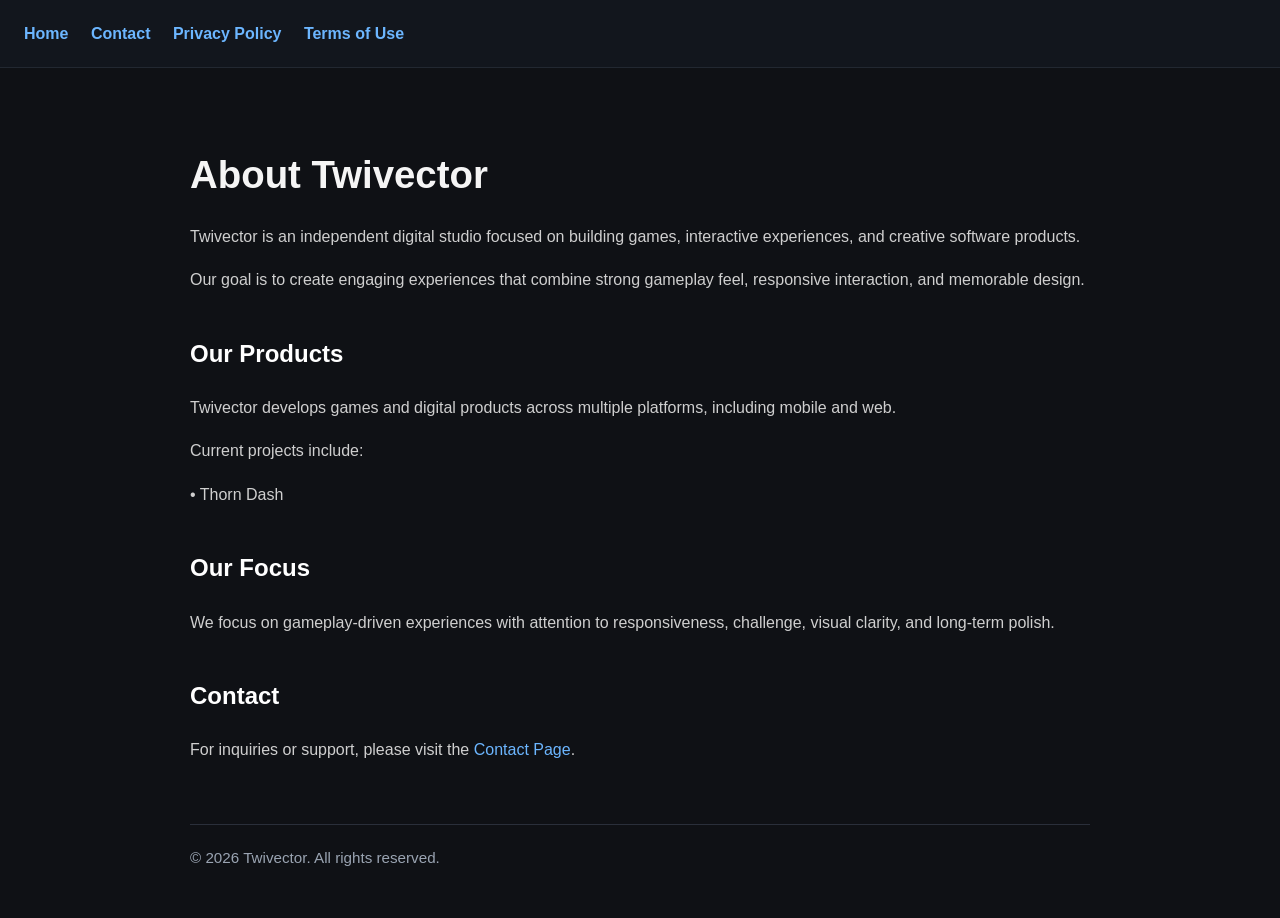
<file: about.html>
<!DOCTYPE html>
<html lang="en">
<head>
    <!-- Google tag (gtag.js) -->
<script async src="https://www.googletagmanager.com/gtag/js?id=G-NJYVMFBL21"></script>
<script>
  window.dataLayer = window.dataLayer || [];
  function gtag(){dataLayer.push(arguments);}
  gtag('js', new Date());

  gtag('config', 'G-NJYVMFBL21');
</script>
    
<script async src="https://pagead2.googlesyndication.com/pagead/js/adsbygoogle.js?client=ca-pub-9421990932340941"
     crossorigin="anonymous"></script>
     <meta name="google-adsense-account" content="ca-pub-9421990932340941">
     
<meta charset="UTF-8" />
    <meta name="viewport" content="width=device-width, initial-scale=1.0" />

    <title>About Twivector</title>

    <meta
        name="description"
        content="About Twivector and its games, applications, and digital experiences."
    />

    <style>
        body {
            margin: 0;
            padding: 0;
            background: #0f1115;
            color: #f5f5f5;
            font-family: Arial, Helvetica, sans-serif;
            line-height: 1.7;
        }

        .container {
            max-width: 900px;
            margin: auto;
            padding: 48px 24px;
        }

        h1 {
            font-size: 2.4rem;
            margin-bottom: 12px;
        }

        h2 {
            margin-top: 40px;
            font-size: 1.5rem;
            color: #ffffff;
        }

        p {
            color: #cfcfcf;
        }

        a {
            color: #6cb6ff;
            text-decoration: none;
        }

        a:hover {
            text-decoration: underline;
        }

        .footer {
            margin-top: 60px;
            padding-top: 20px;
            border-top: 1px solid #2a2f3a;
            color: #9aa4b2;
            font-size: 0.95rem;
        }

        @media (max-width: 700px) {
            .container {
                padding: 32px 18px;
            }

            h1 {
                font-size: 2rem;
            }

            h2 {
                font-size: 1.3rem;
            }
        }
        .top-nav {
    padding: 20px 24px;
    border-bottom: 1px solid #222831;
    background: #12161d;
}

.top-nav a {
    margin-right: 18px;
    color: #6cb6ff;
    text-decoration: none;
    font-weight: 600;
}

.top-nav a:hover {
    text-decoration: underline;
}
    </style>
</head>
<body>

    <nav class="top-nav">

    <a href="index.html">
        Home
    </a>

   

    <a href="contact.html">
        Contact
    </a>

    <a href="privacy-policy.html">
        Privacy Policy
    </a>

    <a href="terms.html">
        Terms of Use
    </a>

</nav>
    <div class="container">

        <h1>About Twivector</h1>

        <p>
            Twivector is an independent digital studio focused on building
            games, interactive experiences, and creative software products.
        </p>

        <p>
            Our goal is to create engaging experiences that combine
            strong gameplay feel, responsive interaction, and memorable design.
        </p>

        <h2>Our Products</h2>

        <p>
            Twivector develops games and digital products across multiple
            platforms, including mobile and web.
        </p>

        <p>
            Current projects include:
        </p>

        <p>
            • Thorn Dash
        </p>

        <h2>Our Focus</h2>

        <p>
            We focus on gameplay-driven experiences with attention to
            responsiveness, challenge, visual clarity, and long-term polish.
        </p>

        <h2>Contact</h2>

        <p>
            For inquiries or support, please visit the
            <a href="contact.html">Contact Page</a>.
        </p>

        <div class="footer">
            © 2026 Twivector. All rights reserved.
        </div>

    </div>

</body>
</html>
</file>
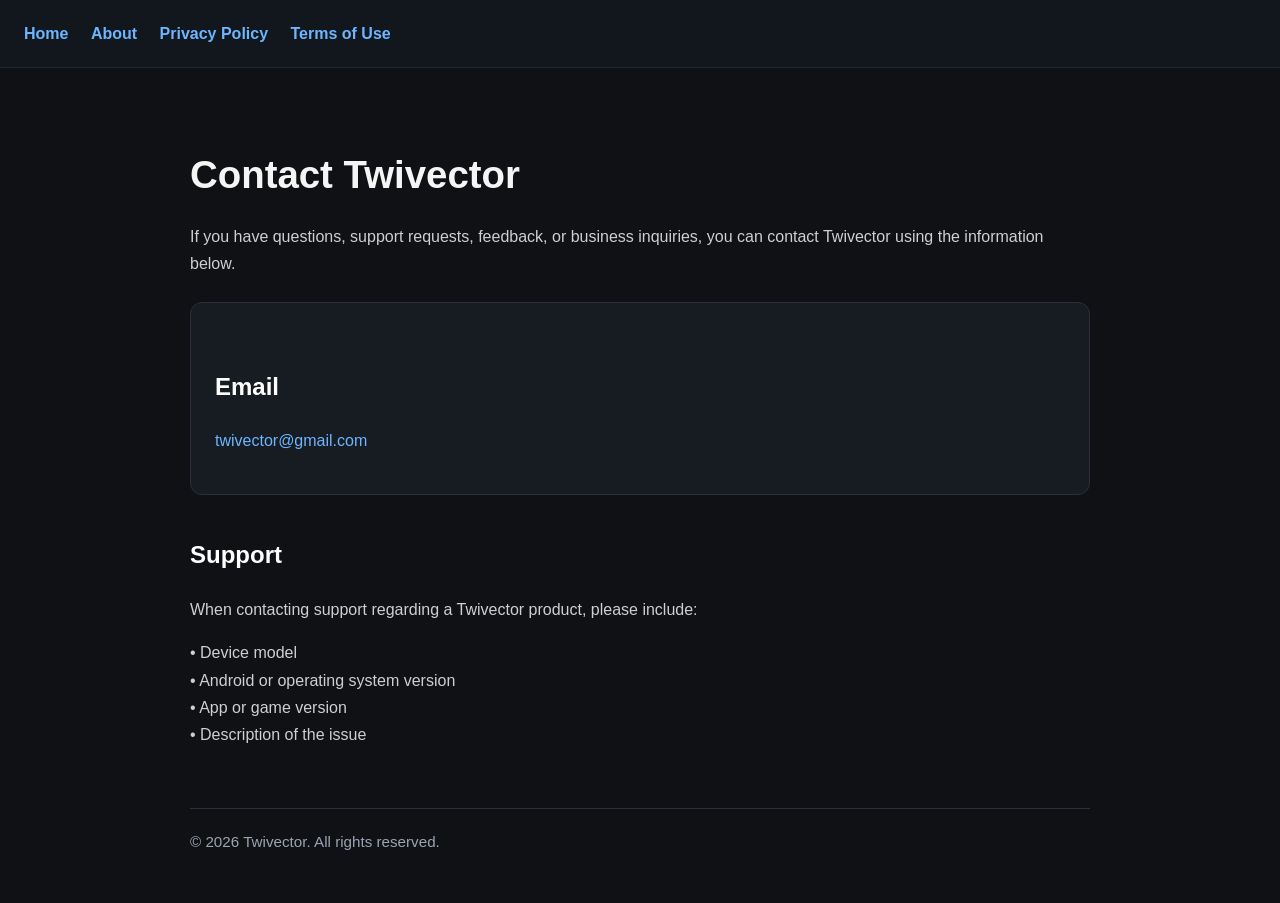
<file: contact.html>
<!DOCTYPE html>
<html lang="en">
<head>
    <!-- Google tag (gtag.js) -->
<script async src="https://www.googletagmanager.com/gtag/js?id=G-NJYVMFBL21"></script>
<script>
  window.dataLayer = window.dataLayer || [];
  function gtag(){dataLayer.push(arguments);}
  gtag('js', new Date());

  gtag('config', 'G-NJYVMFBL21');
</script>
    
<script async src="https://pagead2.googlesyndication.com/pagead/js/adsbygoogle.js?client=ca-pub-9421990932340941"
     crossorigin="anonymous"></script>

<meta charset="UTF-8" />
    <meta name="viewport" content="width=device-width, initial-scale=1.0" />
<meta name="google-adsense-account" content="ca-pub-9421990932340941">

    <title>Contact Twivector</title>

    <meta
        name="description"
        content="Contact Twivector for support, questions, or business inquiries."
    />

    <style>
        body {
            margin: 0;
            padding: 0;
            background: #0f1115;
            color: #f5f5f5;
            font-family: Arial, Helvetica, sans-serif;
            line-height: 1.7;
        }

        .container {
            max-width: 900px;
            margin: auto;
            padding: 48px 24px;
        }

        h1 {
            font-size: 2.4rem;
            margin-bottom: 12px;
        }

        h2 {
            margin-top: 40px;
            font-size: 1.5rem;
            color: #ffffff;
        }

        p {
            color: #cfcfcf;
        }

        a {
            color: #6cb6ff;
            text-decoration: none;
        }

        a:hover {
            text-decoration: underline;
        }

        .contact-box {
            margin-top: 24px;
            padding: 24px;
            background: #171b22;
            border: 1px solid #2a2f3a;
            border-radius: 12px;
        }

        .footer {
            margin-top: 60px;
            padding-top: 20px;
            border-top: 1px solid #2a2f3a;
            color: #9aa4b2;
            font-size: 0.95rem;
        }

        @media (max-width: 700px) {
            .container {
                padding: 32px 18px;
            }

            h1 {
                font-size: 2rem;
            }

            h2 {
                font-size: 1.3rem;
            }
        }
        .top-nav {
    padding: 20px 24px;
    border-bottom: 1px solid #222831;
    background: #12161d;
}

.top-nav a {
    margin-right: 18px;
    color: #6cb6ff;
    text-decoration: none;
    font-weight: 600;
}

.top-nav a:hover {
    text-decoration: underline;
}
    </style>
</head>
<body>
<nav class="top-nav">

    <a href="index.html">
        Home
    </a>

    <a href="about.html">
        About
    </a>

    

    <a href="privacy-policy.html">
        Privacy Policy
    </a>

    <a href="terms.html">
        Terms of Use
    </a>

</nav>
    <div class="container">

        <h1>Contact Twivector</h1>

        <p>
            If you have questions, support requests, feedback,
            or business inquiries, you can contact Twivector using
            the information below.
        </p>

        <div class="contact-box">

            <h2>Email</h2>

            <p>
                <a href="mailto:twivector@gmail.com">
                    twivector@gmail.com
                </a>
            </p>

        </div>

        <h2>Support</h2>

        <p>
            When contacting support regarding a Twivector product,
            please include:
        </p>

        <p>
            • Device model<br />
            • Android or operating system version<br />
            • App or game version<br />
            • Description of the issue
        </p>

        <div class="footer">
            © 2026 Twivector. All rights reserved.
        </div>

    </div>

</body>
</html>
</file>
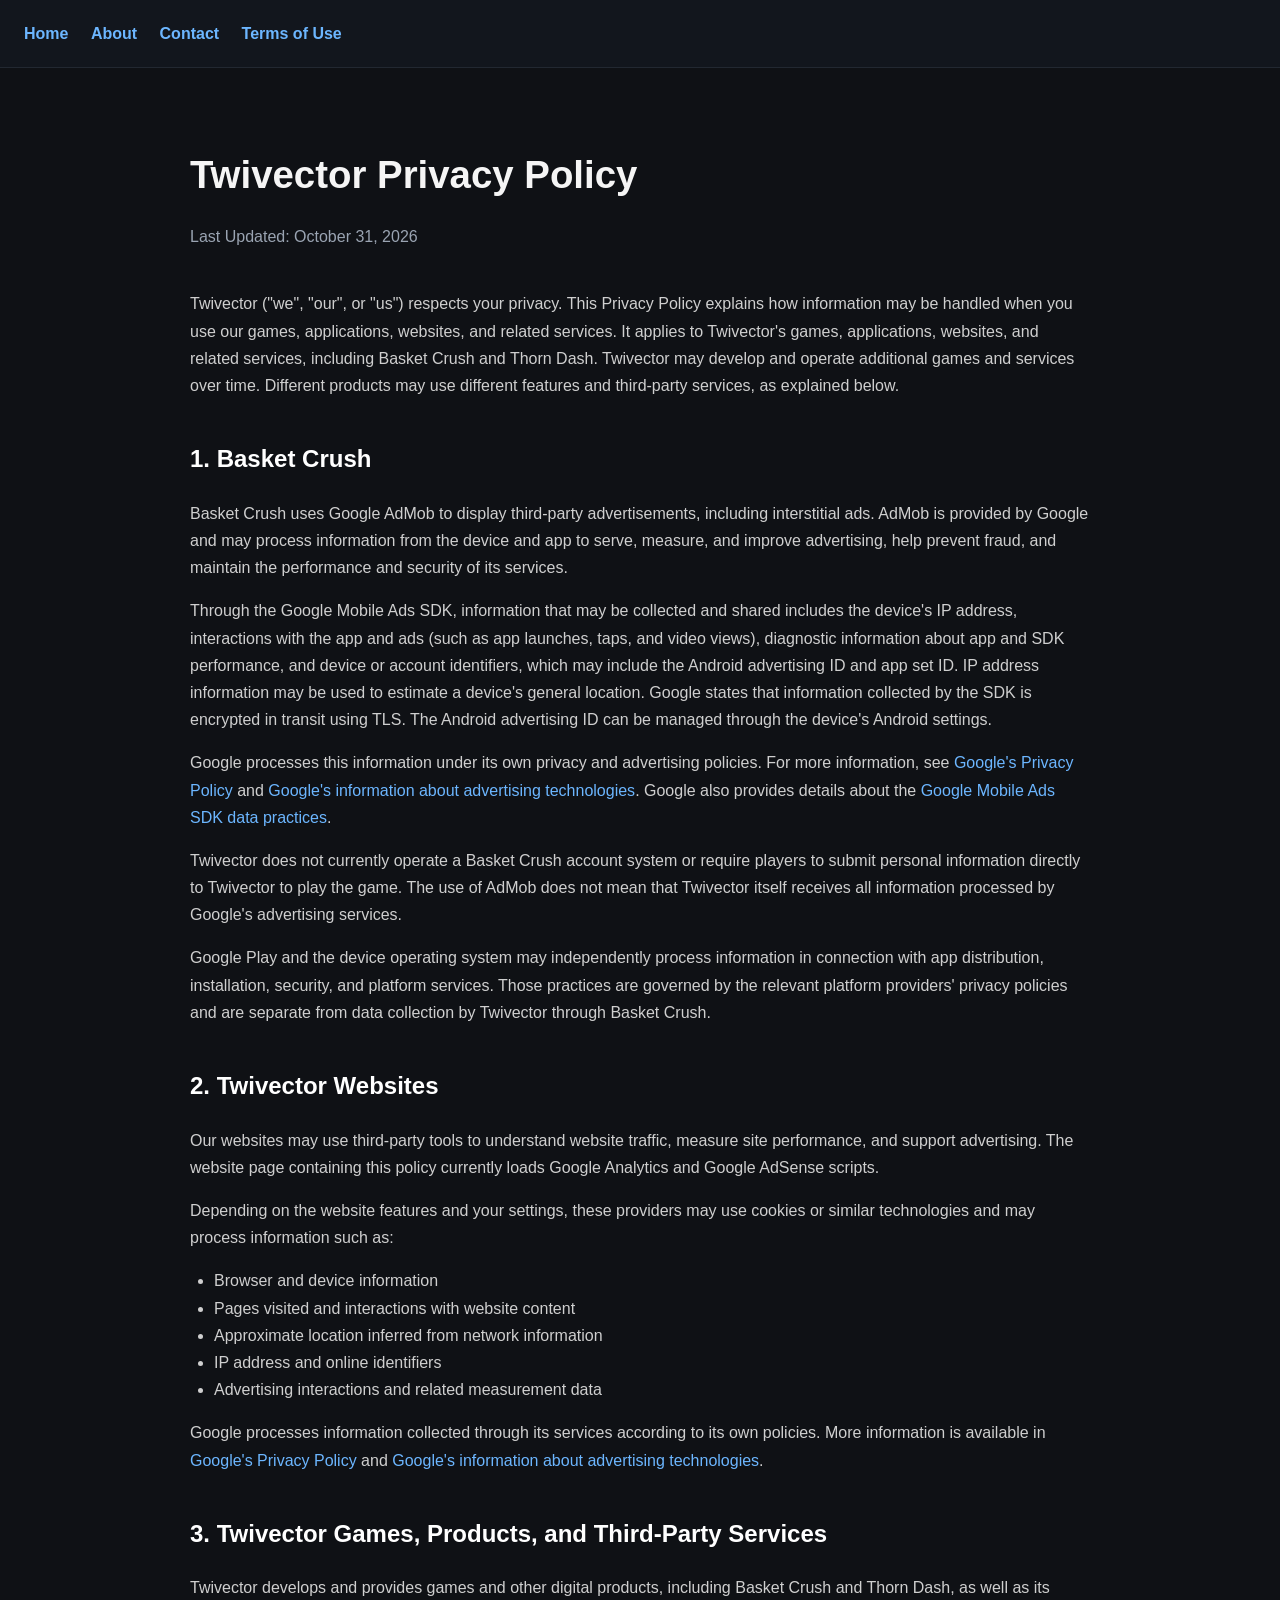
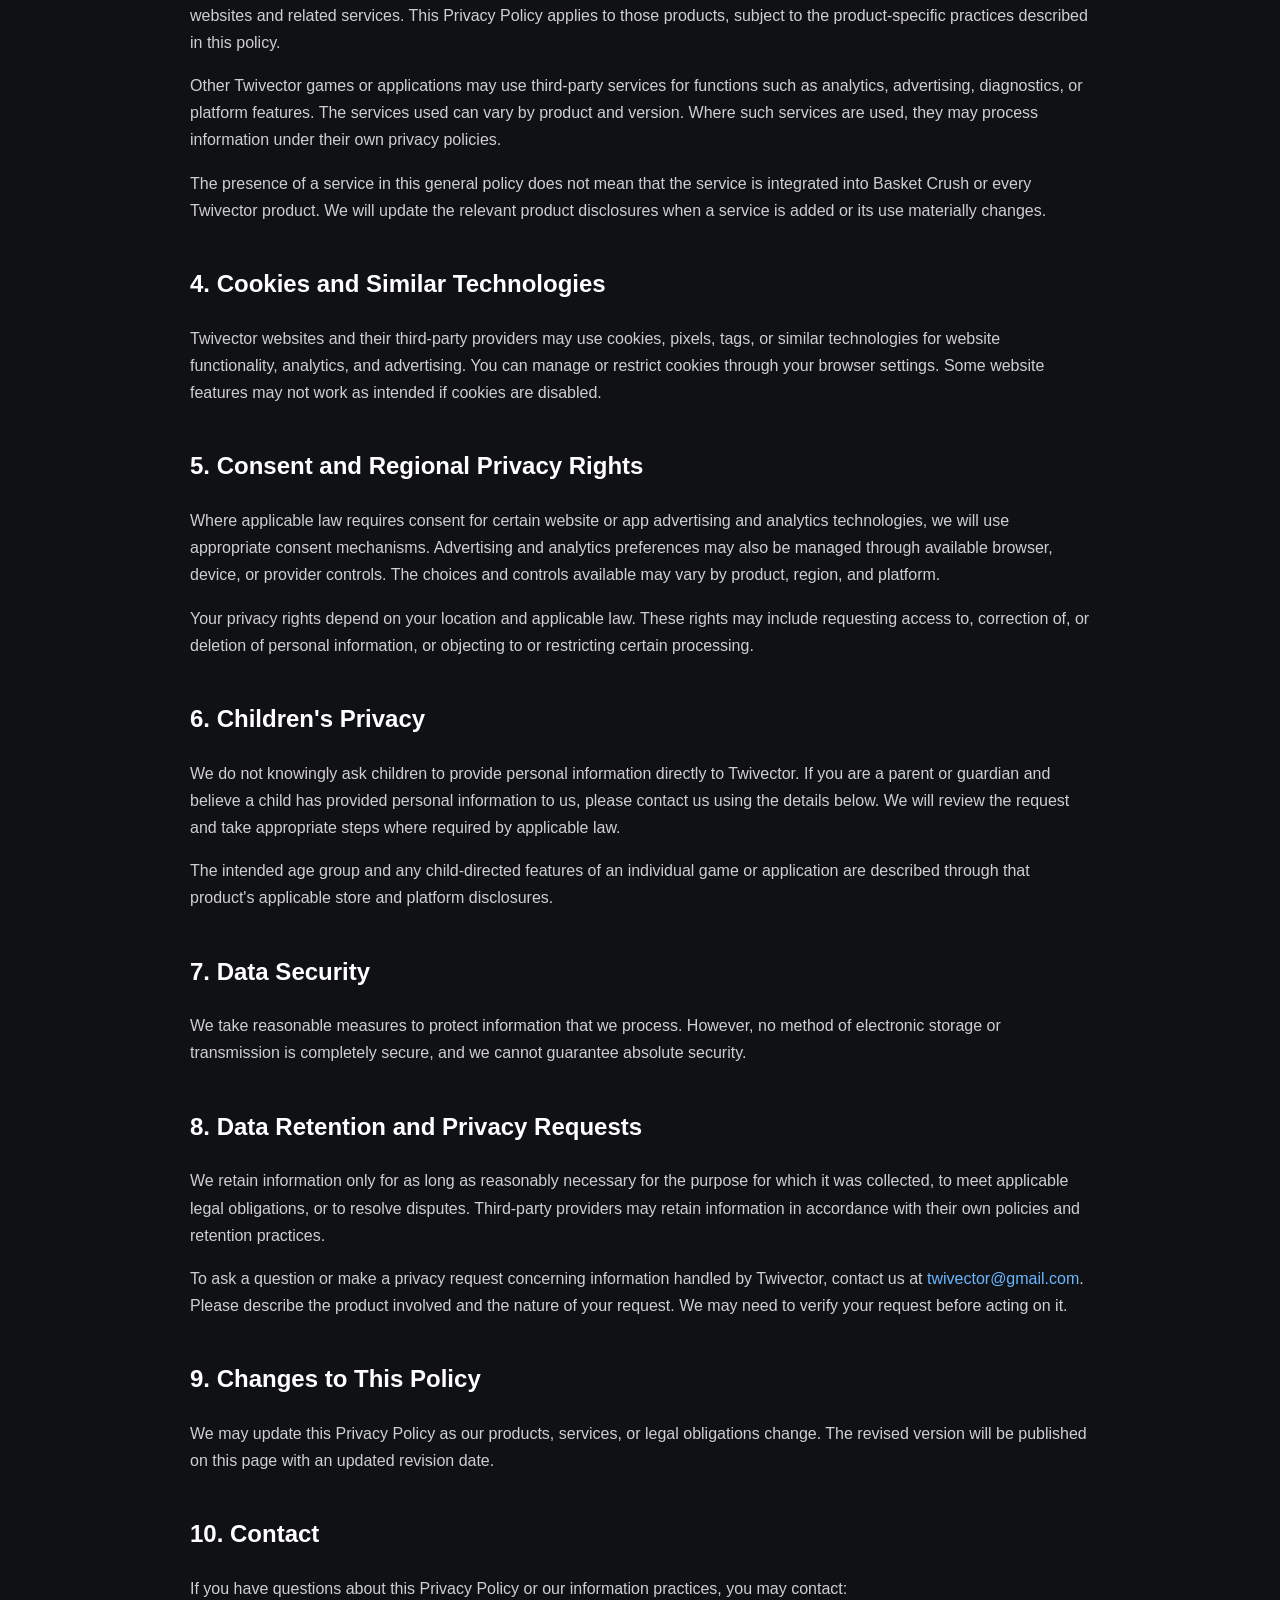
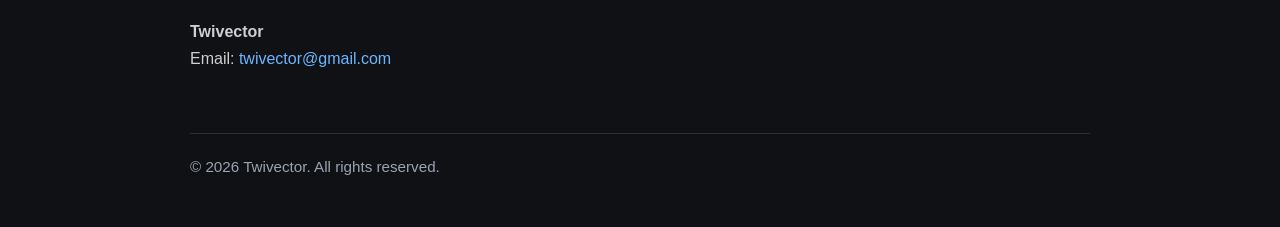
<file: privacy-policy.html>
<!DOCTYPE html>
<html lang="en">
<head>
    <!-- These Google scripts apply to this website, not to the Basket Crush game. -->
    <script async src="https://www.googletagmanager.com/gtag/js?id=G-NJYVMFBL21"></script>
    <script>
        window.dataLayer = window.dataLayer || [];
        function gtag(){dataLayer.push(arguments);}
        gtag('js', new Date());
        gtag('config', 'G-NJYVMFBL21');
    </script>
    <script async src="https://pagead2.googlesyndication.com/pagead/js/adsbygoogle.js?client=ca-pub-9421990932340941"
        crossorigin="anonymous"></script>
    <meta name="google-adsense-account" content="ca-pub-9421990932340941">

    <meta charset="UTF-8" />
    <meta name="viewport" content="width=device-width, initial-scale=1.0" />
    <title>Twivector Privacy Policy</title>
    <meta name="description" content="Twivector Privacy Policy, including information about Basket Crush and the data practices of Twivector websites and products." />

    <style>
        body { margin: 0; padding: 0; background: #0f1115; color: #f5f5f5; font-family: Arial, Helvetica, sans-serif; line-height: 1.7; }
        .container { max-width: 900px; margin: auto; padding: 48px 24px; }
        h1 { font-size: 2.4rem; margin-bottom: 10px; }
        h2 { margin-top: 40px; font-size: 1.5rem; color: #fff; }
        h3 { margin-top: 28px; font-size: 1.15rem; color: #ddd; }
        p, li { color: #cfcfcf; }
        ul { padding-left: 24px; }
        a { color: #6cb6ff; text-decoration: none; }
        a:hover { text-decoration: underline; }
        .updated { color: #9aa4b2; margin-bottom: 40px; }
        .footer { margin-top: 60px; padding-top: 20px; border-top: 1px solid #2a2f3a; color: #9aa4b2; font-size: 0.95rem; }
        .top-nav { padding: 20px 24px; border-bottom: 1px solid #222831; background: #12161d; }
        .top-nav a { margin-right: 18px; color: #6cb6ff; text-decoration: none; font-weight: 600; }
        .top-nav a:hover { text-decoration: underline; }
        @media (max-width: 700px) {
            .container { padding: 32px 18px; }
            h1 { font-size: 2rem; }
            h2 { font-size: 1.3rem; }
        }
    </style>
</head>
<body>
    <nav class="top-nav">
        <a href="index.html">Home</a>
        <a href="about.html">About</a>
        <a href="contact.html">Contact</a>
        <a href="terms.html">Terms of Use</a>
    </nav>

    <main class="container">
        <h1>Twivector Privacy Policy</h1>
        <p class="updated">Last Updated: October 31, 2026</p>

        <p>
            Twivector ("we", "our", or "us") respects your privacy. This
            Privacy Policy explains how information may be handled when you
            use our games, applications, websites, and related services.
            It applies to Twivector's games, applications, websites, and
            related services, including Basket Crush and Thorn Dash.
            Twivector may develop and operate additional games and services
            over time. Different products may use different features and
            third-party services, as explained below.
        </p>

        <h2>1. Basket Crush</h2>
        <p>
            Basket Crush uses Google AdMob to display third-party
            advertisements, including interstitial ads. AdMob is provided
            by Google and may process information from the device and app
            to serve, measure, and improve advertising, help prevent fraud,
            and maintain the performance and security of its services.
        </p>
        <p>
            Through the Google Mobile Ads SDK, information that may be
            collected and shared includes the device's IP address,
            interactions with the app and ads (such as app launches, taps,
            and video views), diagnostic information about app and SDK
            performance, and device or account identifiers, which may
            include the Android advertising ID and app set ID. IP address
            information may be used to estimate a device's general location.
            Google states that information collected by the SDK is encrypted
            in transit using TLS. The Android advertising ID can be managed
            through the device's Android settings.
        </p>
        <p>
            Google processes this information under its own privacy and
            advertising policies. For more information, see
            <a href="https://policies.google.com/privacy" target="_blank" rel="noopener noreferrer">Google's Privacy Policy</a>
            and
            <a href="https://policies.google.com/technologies/ads" target="_blank" rel="noopener noreferrer">Google's information about advertising technologies</a>.
            Google also provides details about the
            <a href="https://developers.google.com/admob/android/privacy/play-data-disclosure" target="_blank" rel="noopener noreferrer">Google Mobile Ads SDK data practices</a>.
        </p>
        <p>
            Twivector does not currently operate a Basket Crush account
            system or require players to submit personal information directly
            to Twivector to play the game. The use of AdMob does not mean
            that Twivector itself receives all information processed by
            Google's advertising services.
        </p>
        <p>
            Google Play and the device operating system may independently
            process information in connection with app distribution,
            installation, security, and platform services. Those practices
            are governed by the relevant platform providers' privacy
            policies and are separate from data collection by Twivector
            through Basket Crush.
        </p>

        <h2>2. Twivector Websites</h2>
        <p>
            Our websites may use third-party tools to understand website
            traffic, measure site performance, and support advertising.
            The website page containing this policy currently loads Google
            Analytics and Google AdSense scripts.
        </p>
        <p>
            Depending on the website features and your settings, these
            providers may use cookies or similar technologies and may
            process information such as:
        </p>
        <ul>
            <li>Browser and device information</li>
            <li>Pages visited and interactions with website content</li>
            <li>Approximate location inferred from network information</li>
            <li>IP address and online identifiers</li>
            <li>Advertising interactions and related measurement data</li>
        </ul>
        <p>
            Google processes information collected through its services
            according to its own policies. More information is available in
            <a href="https://policies.google.com/privacy" target="_blank" rel="noopener noreferrer">Google's Privacy Policy</a>
            and
            <a href="https://policies.google.com/technologies/ads" target="_blank" rel="noopener noreferrer">Google's information about advertising technologies</a>.
        </p>

        <h2>3. Twivector Games, Products, and Third-Party Services</h2>
        <p>
            Twivector develops and provides games and other digital products,
            including Basket Crush and Thorn Dash, as well as its websites
            and related services. This Privacy Policy applies to those
            products, subject to the product-specific practices described
            in this policy.
        </p>
        <p>
            Other Twivector games or applications may use third-party
            services for functions such as analytics, advertising,
            diagnostics, or platform features. The services used can vary
            by product and version. Where such services are used, they may
            process information under their own privacy policies.
        </p>
        <p>
            The presence of a service in this general policy does not mean
            that the service is integrated into Basket Crush or every
            Twivector product. We will update the relevant product
            disclosures when a service is added or its use materially changes.
        </p>

        <h2>4. Cookies and Similar Technologies</h2>
        <p>
            Twivector websites and their third-party providers may use
            cookies, pixels, tags, or similar technologies for website
            functionality, analytics, and advertising. You can manage or
            restrict cookies through your browser settings. Some website
            features may not work as intended if cookies are disabled.
        </p>

        <h2>5. Consent and Regional Privacy Rights</h2>
        <p>
            Where applicable law requires consent for certain website or
            app advertising and analytics technologies, we will use
            appropriate consent mechanisms. Advertising and analytics
            preferences may also be managed through available browser,
            device, or provider controls. The choices and controls available
            may vary by product, region, and platform.
        </p>
        <p>
            Your privacy rights depend on your location and applicable law.
            These rights may include requesting access to, correction of,
            or deletion of personal information, or objecting to or
            restricting certain processing.
        </p>

        <h2>6. Children's Privacy</h2>
        <p>
            We do not knowingly ask children to provide personal information
            directly to Twivector. If you are a parent or guardian and
            believe a child has provided personal information to us, please
            contact us using the details below. We will review the request
            and take appropriate steps where required by applicable law.
        </p>
        <p>
            The intended age group and any child-directed features of an
            individual game or application are described through that
            product's applicable store and platform disclosures.
        </p>

        <h2>7. Data Security</h2>
        <p>
            We take reasonable measures to protect information that we
            process. However, no method of electronic storage or
            transmission is completely secure, and we cannot guarantee
            absolute security.
        </p>

        <h2>8. Data Retention and Privacy Requests</h2>
        <p>
            We retain information only for as long as reasonably necessary
            for the purpose for which it was collected, to meet applicable
            legal obligations, or to resolve disputes. Third-party providers
            may retain information in accordance with their own policies
            and retention practices.
        </p>
        <p>
            To ask a question or make a privacy request concerning
            information handled by Twivector, contact us at
            <a href="mailto:twivector@gmail.com">twivector@gmail.com</a>.
            Please describe the product involved and the nature of your
            request. We may need to verify your request before acting on it.
        </p>

        <h2>9. Changes to This Policy</h2>
        <p>
            We may update this Privacy Policy as our products, services,
            or legal obligations change. The revised version will be
            published on this page with an updated revision date.
        </p>

        <h2>10. Contact</h2>
        <p>
            If you have questions about this Privacy Policy or our
            information practices, you may contact:
        </p>
        <p>
            <strong>Twivector</strong><br />
            Email: <a href="mailto:twivector@gmail.com">twivector@gmail.com</a>
        </p>

        <div class="footer">© 2026 Twivector. All rights reserved.</div>
    </main>
</body>
</html>
</file>
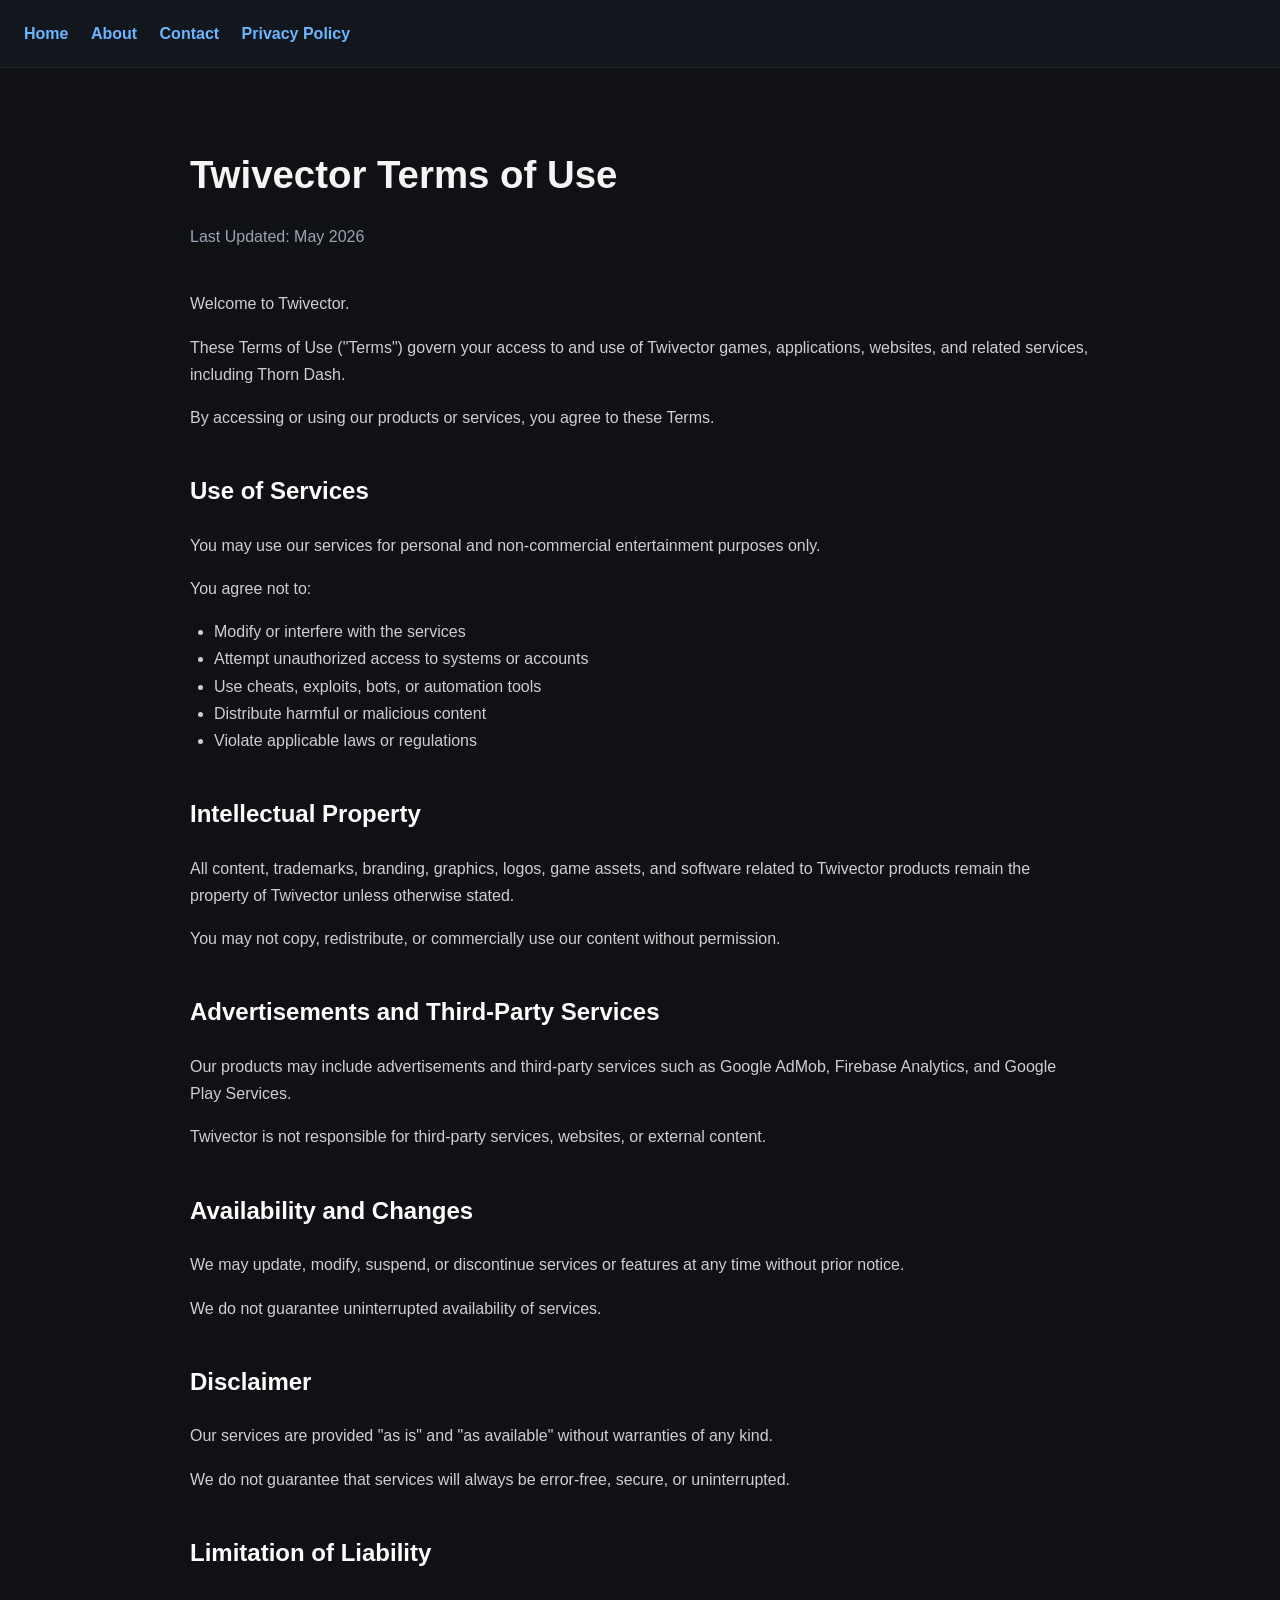
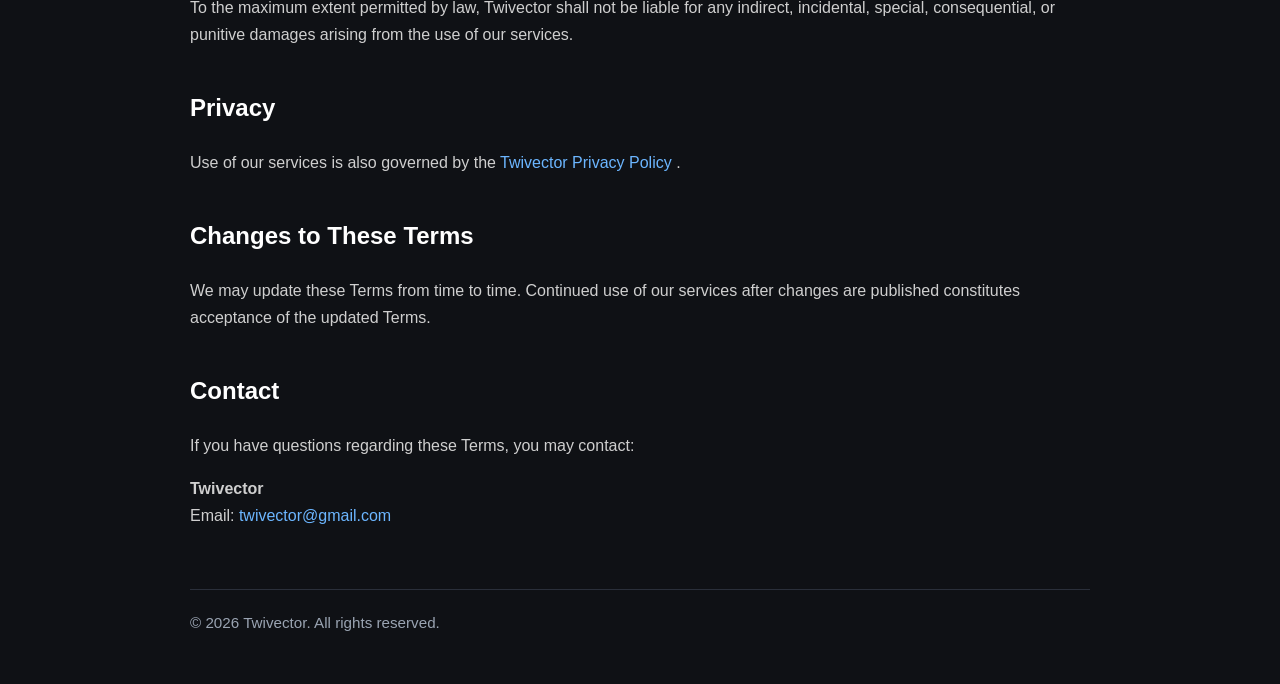
<file: terms.html>
<!DOCTYPE html>
<html lang="en">
<head>
    <!-- Google tag (gtag.js) -->
<script async src="https://www.googletagmanager.com/gtag/js?id=G-NJYVMFBL21"></script>
<script>
  window.dataLayer = window.dataLayer || [];
  function gtag(){dataLayer.push(arguments);}
  gtag('js', new Date());

  gtag('config', 'G-NJYVMFBL21');
</script>

<script async src="https://pagead2.googlesyndication.com/pagead/js/adsbygoogle.js?client=ca-pub-9421990932340941"
     crossorigin="anonymous"></script>
     <meta name="google-adsense-account" content="ca-pub-9421990932340941">
     
    <meta charset="UTF-8" />
    <meta name="viewport" content="width=device-width, initial-scale=1.0" />

    <title>Twivector Terms of Use</title>

    <meta
        name="description"
        content="Terms of Use for Twivector products and services, including Thorn Dash."
    />

    <style>
        body {
            margin: 0;
            padding: 0;
            background: #0f1115;
            color: #f5f5f5;
            font-family: Arial, Helvetica, sans-serif;
            line-height: 1.7;
        }

        .container {
            max-width: 900px;
            margin: auto;
            padding: 48px 24px;
        }

        h1 {
            font-size: 2.4rem;
            margin-bottom: 10px;
        }

        h2 {
            margin-top: 40px;
            font-size: 1.5rem;
            color: #ffffff;
        }

        p,
        li {
            color: #cfcfcf;
        }

        ul {
            padding-left: 24px;
        }

        a {
            color: #6cb6ff;
            text-decoration: none;
        }

        a:hover {
            text-decoration: underline;
        }

        .updated {
            color: #9aa4b2;
            margin-bottom: 40px;
        }

        .footer {
            margin-top: 60px;
            padding-top: 20px;
            border-top: 1px solid #2a2f3a;
            color: #9aa4b2;
            font-size: 0.95rem;
        }

        @media (max-width: 700px) {
            .container {
                padding: 32px 18px;
            }

            h1 {
                font-size: 2rem;
            }

            h2 {
                font-size: 1.3rem;
            }
        }
        .top-nav {
    padding: 20px 24px;
    border-bottom: 1px solid #222831;
    background: #12161d;
}

.top-nav a {
    margin-right: 18px;
    color: #6cb6ff;
    text-decoration: none;
    font-weight: 600;
}

.top-nav a:hover {
    text-decoration: underline;
}
    </style>
</head>
<body>
<nav class="top-nav">

    <a href="index.html">
        Home
    </a>

    <a href="about.html">
        About
    </a>

    <a href="contact.html">
        Contact
    </a>

    <a href="privacy-policy.html">
        Privacy Policy
    </a>

    

</nav>
    <div class="container">

        <h1>Twivector Terms of Use</h1>

        <p class="updated">
            Last Updated: May 2026
        </p>

        <p>
            Welcome to Twivector.
        </p>

        <p>
            These Terms of Use ("Terms") govern your access to and use of
            Twivector games, applications, websites, and related services,
            including Thorn Dash.
        </p>

        <p>
            By accessing or using our products or services, you agree
            to these Terms.
        </p>

        <h2>Use of Services</h2>

        <p>
            You may use our services for personal and non-commercial
            entertainment purposes only.
        </p>

        <p>
            You agree not to:
        </p>

        <ul>
            <li>Modify or interfere with the services</li>
            <li>Attempt unauthorized access to systems or accounts</li>
            <li>Use cheats, exploits, bots, or automation tools</li>
            <li>Distribute harmful or malicious content</li>
            <li>Violate applicable laws or regulations</li>
        </ul>

        <h2>Intellectual Property</h2>

        <p>
            All content, trademarks, branding, graphics, logos,
            game assets, and software related to Twivector products
            remain the property of Twivector unless otherwise stated.
        </p>

        <p>
            You may not copy, redistribute, or commercially use
            our content without permission.
        </p>

        <h2>Advertisements and Third-Party Services</h2>

        <p>
            Our products may include advertisements and third-party
            services such as Google AdMob, Firebase Analytics,
            and Google Play Services.
        </p>

        <p>
            Twivector is not responsible for third-party services,
            websites, or external content.
        </p>

        <h2>Availability and Changes</h2>

        <p>
            We may update, modify, suspend, or discontinue services
            or features at any time without prior notice.
        </p>

        <p>
            We do not guarantee uninterrupted availability of services.
        </p>

        <h2>Disclaimer</h2>

        <p>
            Our services are provided "as is" and "as available"
            without warranties of any kind.
        </p>

        <p>
            We do not guarantee that services will always be error-free,
            secure, or uninterrupted.
        </p>

        <h2>Limitation of Liability</h2>

        <p>
            To the maximum extent permitted by law, Twivector shall not
            be liable for any indirect, incidental, special,
            consequential, or punitive damages arising from the use
            of our services.
        </p>

        <h2>Privacy</h2>

        <p>
            Use of our services is also governed by the
            <a href="privacy-policy.html">
                Twivector Privacy Policy
            </a>.
        </p>

        <h2>Changes to These Terms</h2>

        <p>
            We may update these Terms from time to time.
            Continued use of our services after changes are published
            constitutes acceptance of the updated Terms.
        </p>

        <h2>Contact</h2>

        <p>
            If you have questions regarding these Terms,
            you may contact:
        </p>

        <p>
            <strong>Twivector</strong><br />
            Email:
            <a href="mailto:twivector@gmail.com">
                twivector@gmail.com
            </a>
        </p>

        <div class="footer">
            © 2026 Twivector. All rights reserved.
        </div>

    </div>

</body>
</html>
</file>
